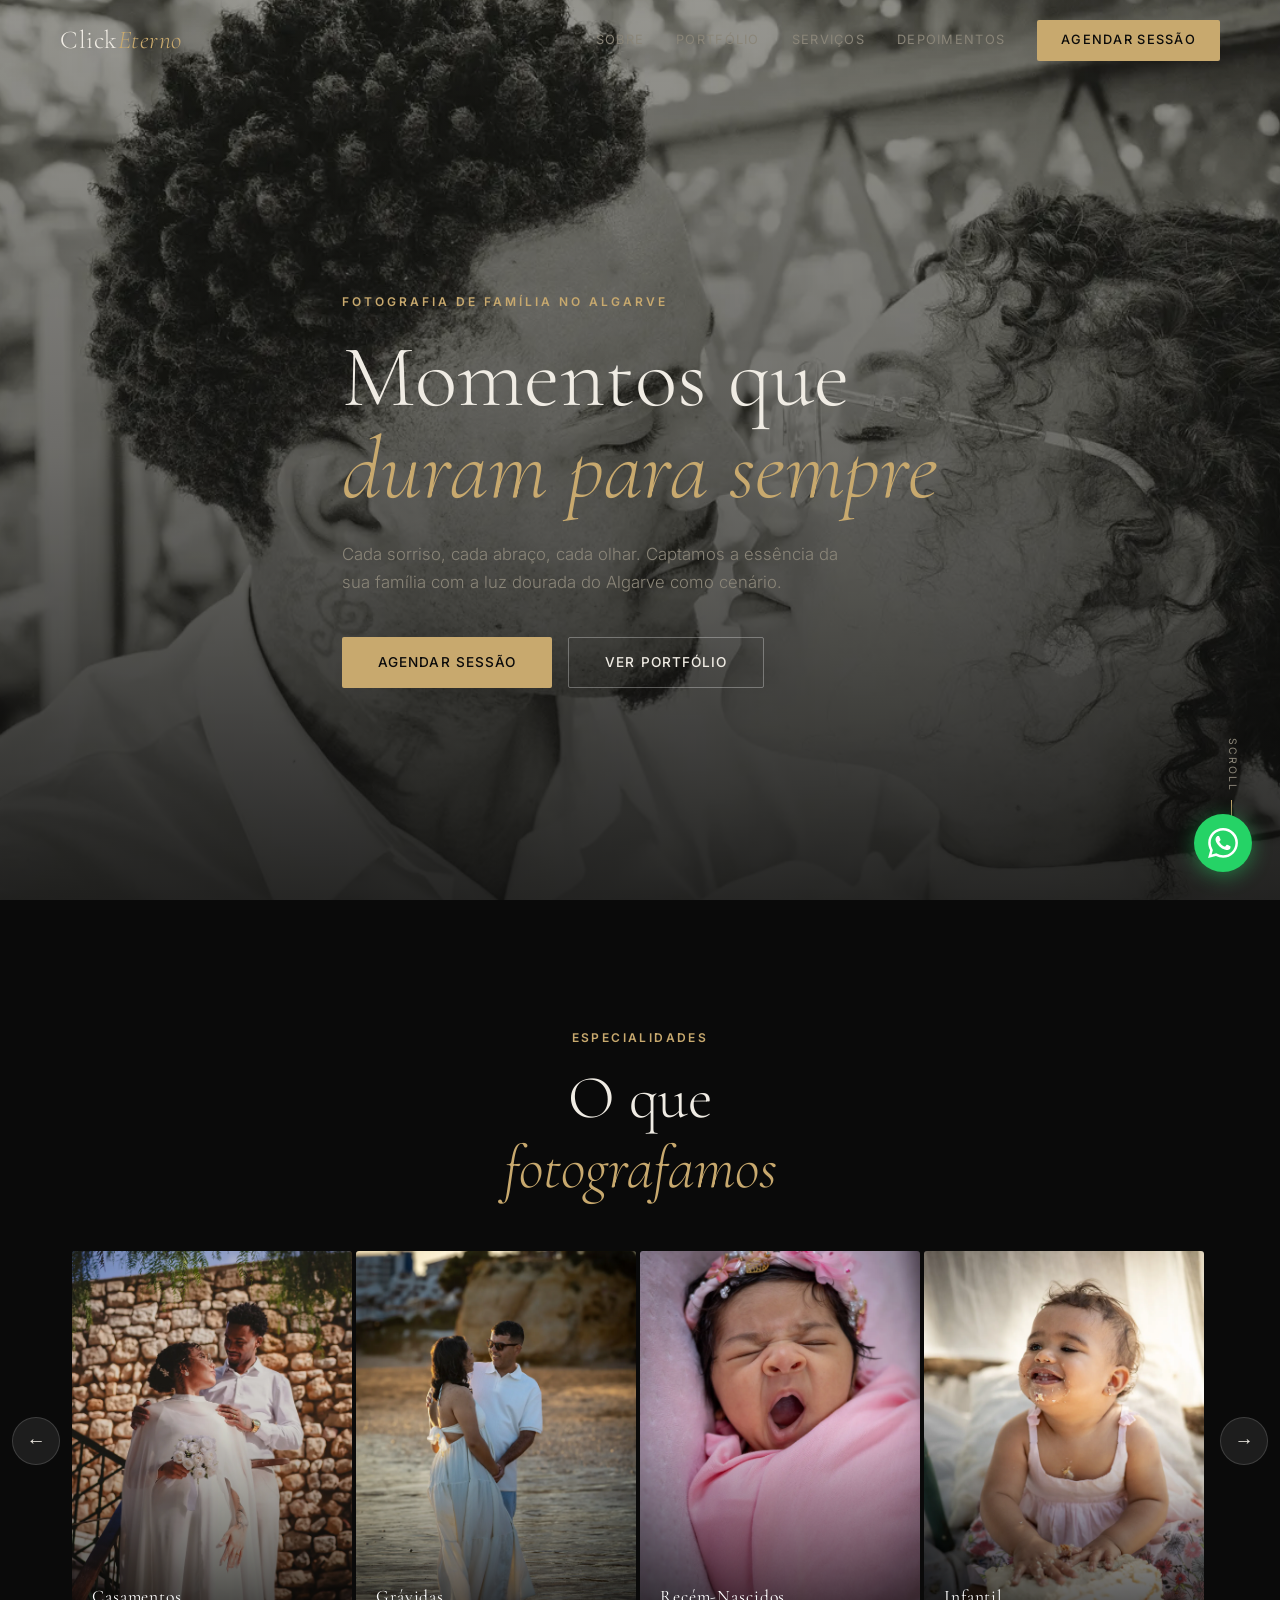
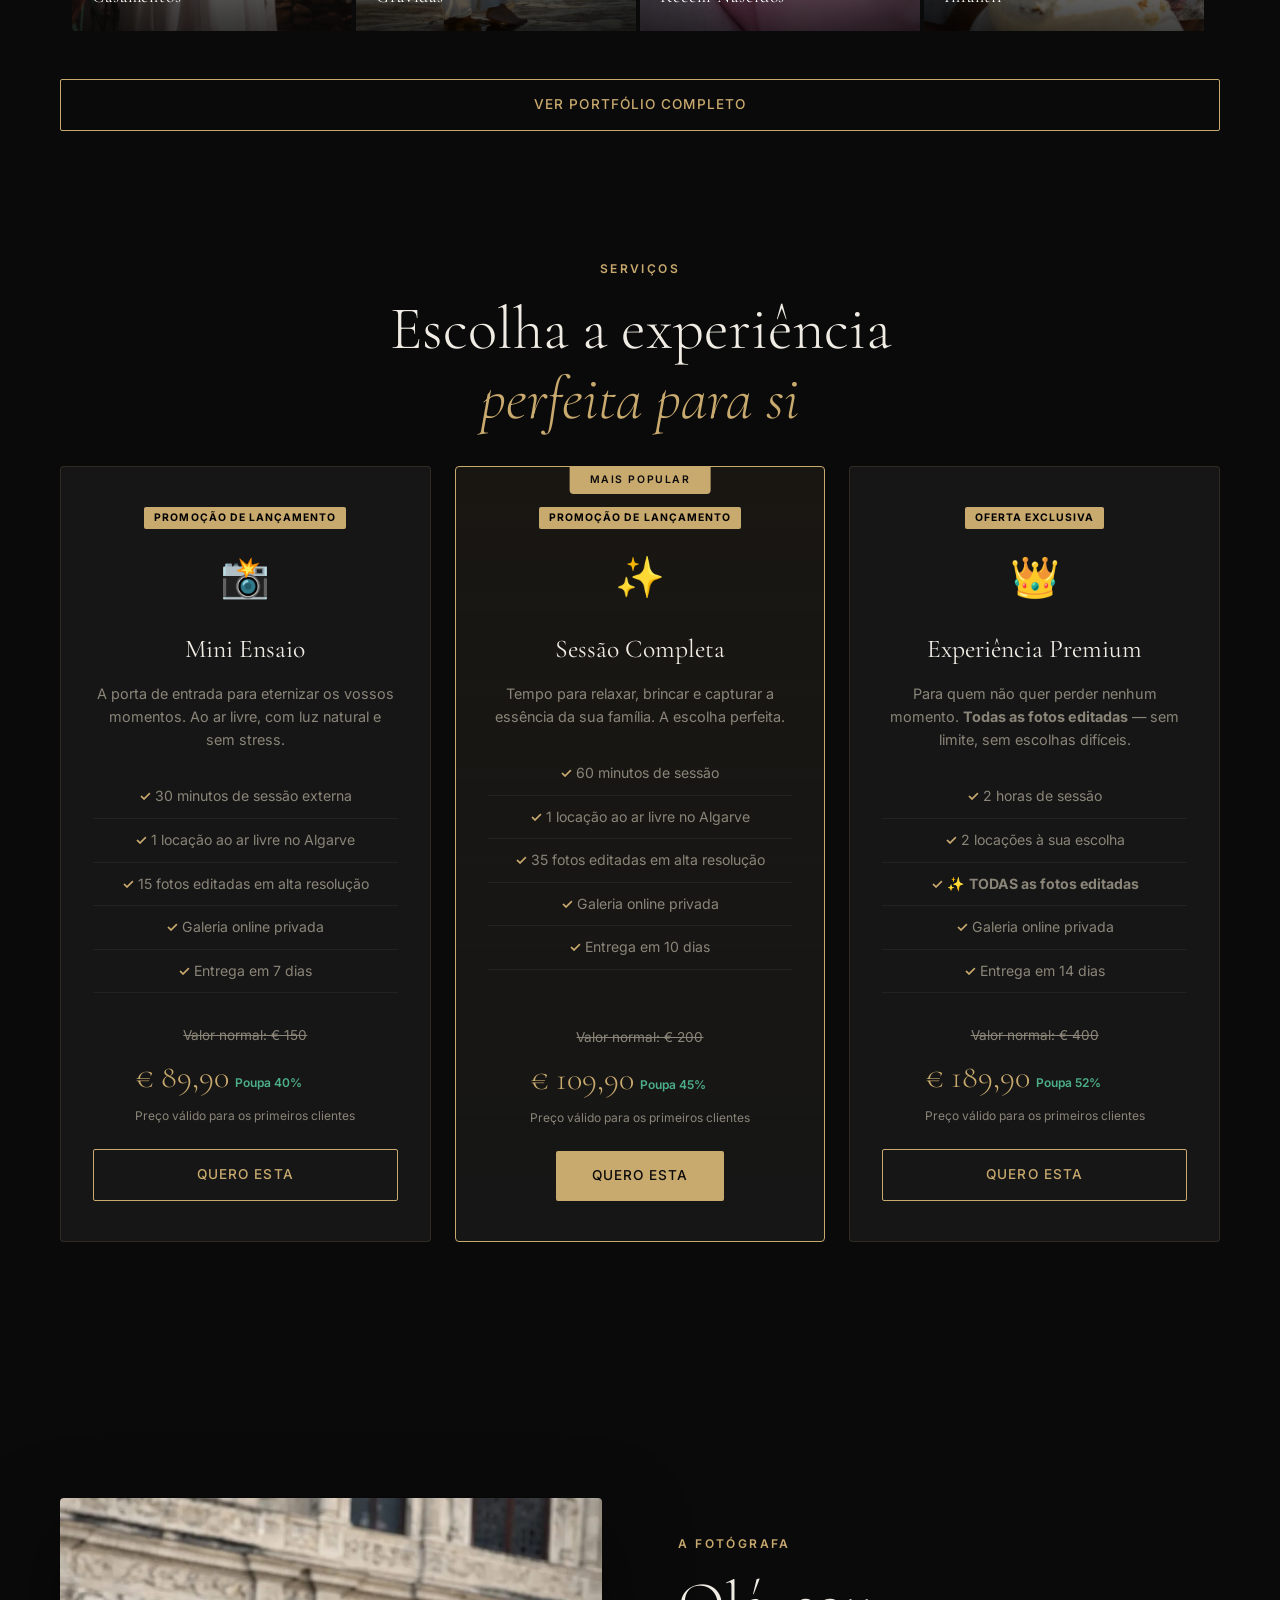
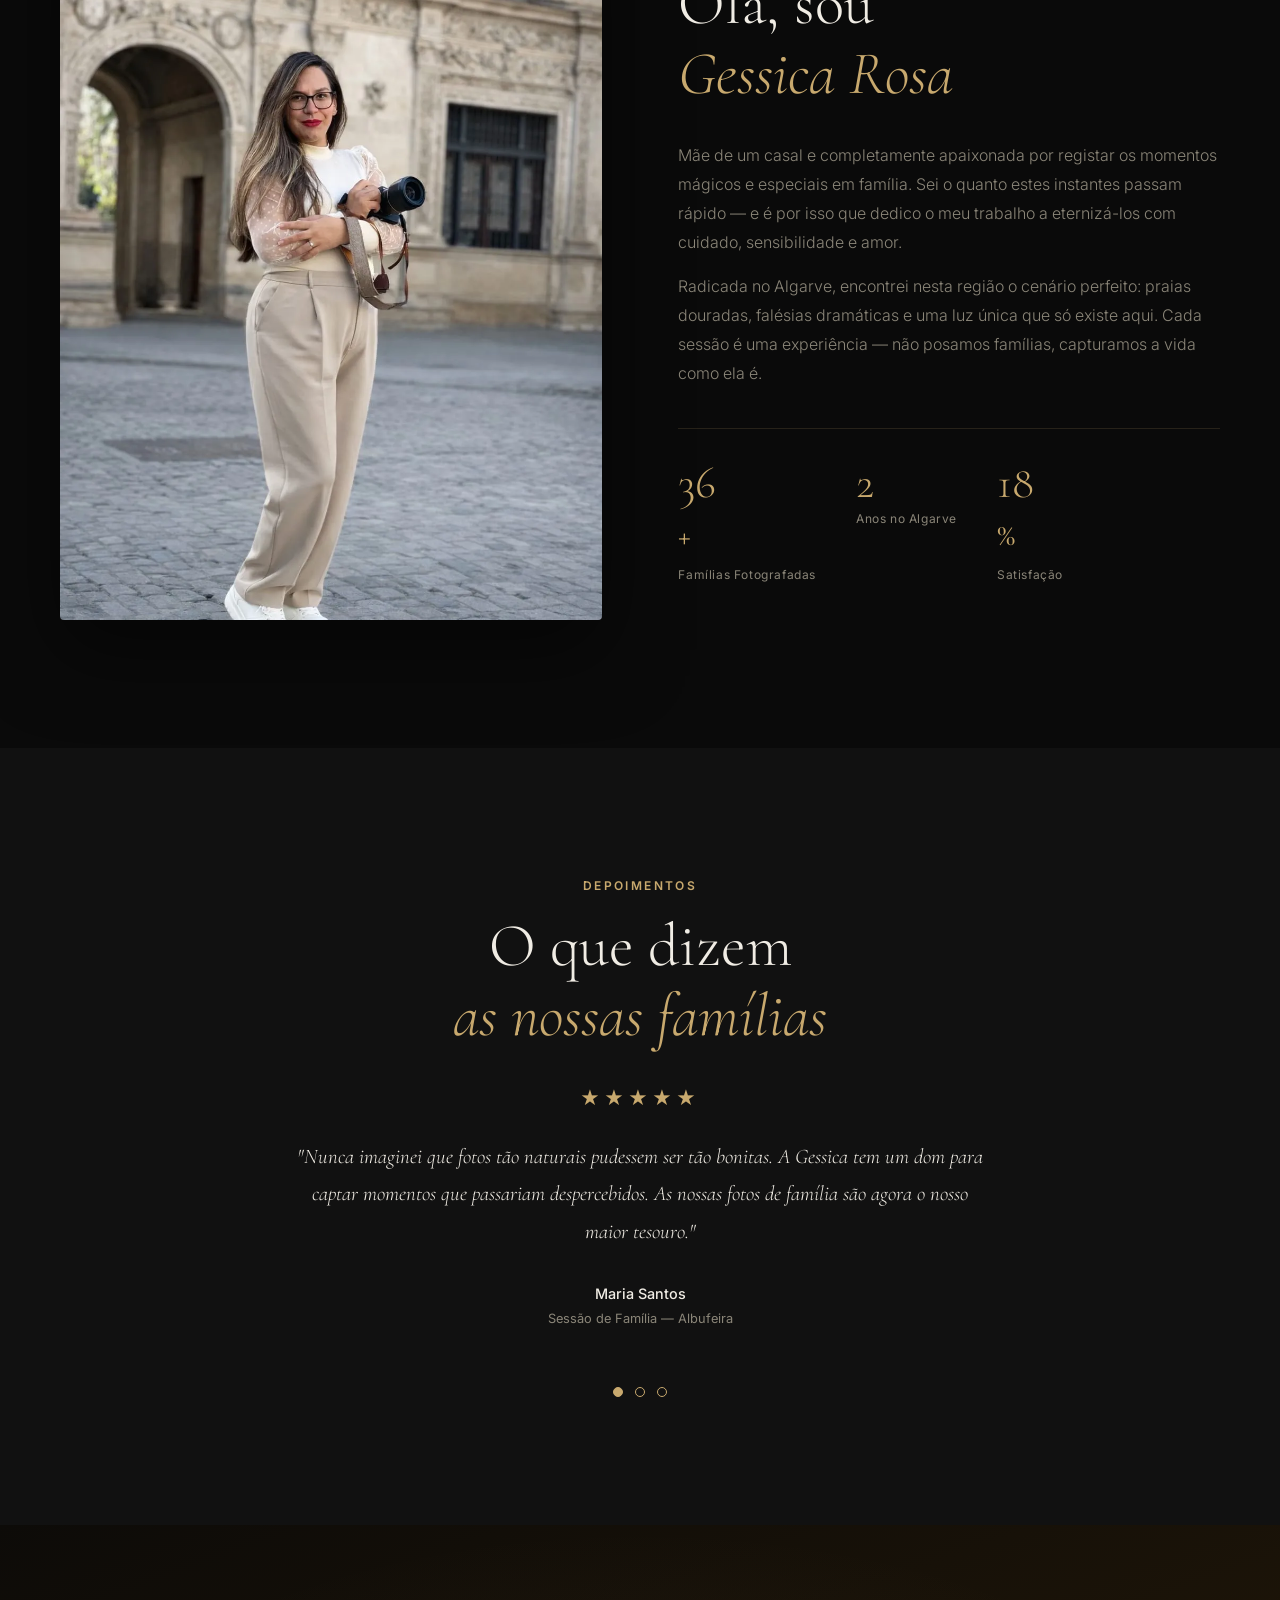
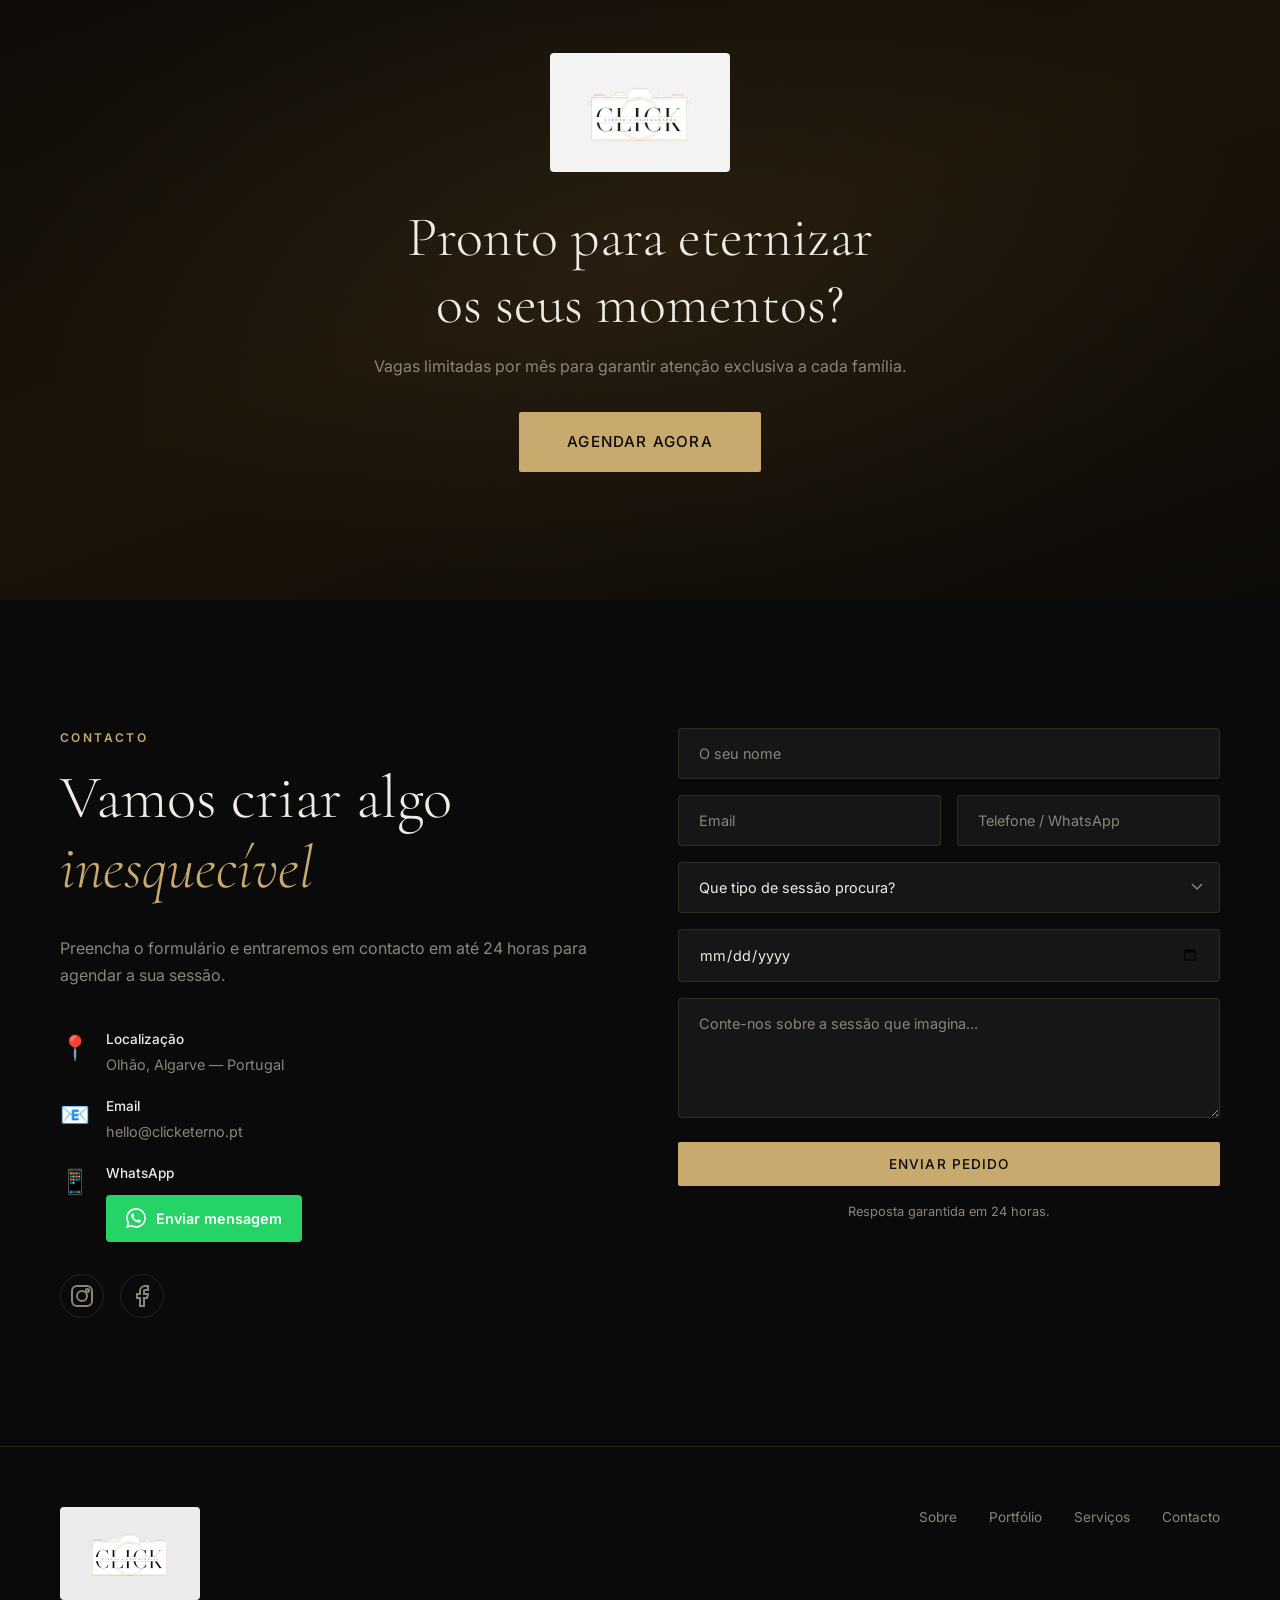
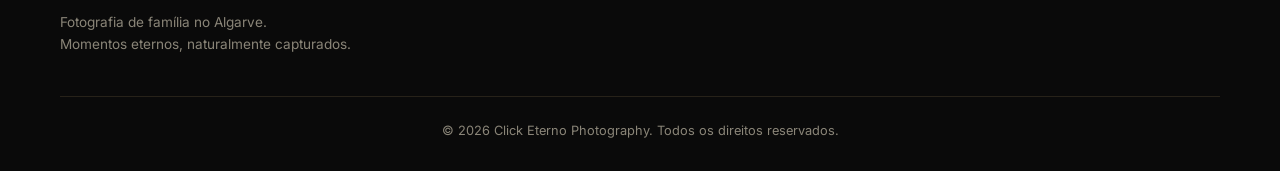
<file: index.html>
<!DOCTYPE html>
<html lang="pt-BR">
<head>
    <meta charset="UTF-8">
    <meta name="viewport" content="width=device-width, initial-scale=1.0">
    <title>Click Eterno Photography — Fotografia de Família no Algarve</title>
    <meta name="description" content="Fotografia profissional de família, gestantes e recém-nascidos no Algarve. Sessões ao ar livre com a luz dourada do sul de Portugal. Momentos eternos.">
    <meta name="keywords" content="fotografia família algarve, fotografo recém-nascido olhão, ensaio gestante algarve, fotografia profissional portugal">
    <link rel="preconnect" href="https://fonts.googleapis.com">
    <link rel="preconnect" href="https://fonts.gstatic.com" crossorigin>
    <link href="https://fonts.googleapis.com/css2?family=Cormorant+Garamond:ital,wght@0,300;0,400;0,500;0,600;1,300;1,400&family=Inter:wght@300;400;500;600&display=swap" rel="stylesheet">
    <link rel="stylesheet" href="style.css">
</head>
<body>

    <!-- Navigation -->
    <nav id="navbar">
        <div class="nav-container">
            <a href="index.html" class="nav-logo">
                <span class="logo-click">Click</span><span class="logo-eterno">Eterno</span>
            </a>
            <div class="nav-links" id="navLinks">
                <a href="#about" class="nav-link">Sobre</a>
                <a href="portfolio.html" class="nav-link">Portfólio</a>
                <a href="#services" class="nav-link">Serviços</a>
                <a href="#testimonials" class="nav-link">Depoimentos</a>
                <a href="#contact" class="nav-link nav-cta">Agendar Sessão</a>
            </div>
            <button class="nav-toggle" id="navToggle" aria-label="Menu">
                <span></span><span></span><span></span>
            </button>
        </div>
    </nav>

    <!-- Hero Section -->
    <section id="hero" class="hero">
        <div class="hero-bg">
            <img src="portfolio/casamento/casamento-1.webp" alt="Fotografia de casamento profissional no Algarve — Click Eterno Photography" class="hero-img">
            <div class="hero-overlay"></div>
        </div>
        <div class="hero-content">
            <p class="hero-tag">Fotografia de Família no Algarve</p>
            <h1 class="hero-title">Momentos que<br><em>duram para sempre</em></h1>
            <p class="hero-subtitle">Cada sorriso, cada abraço, cada olhar. Captamos a essência da sua família com a luz dourada do Algarve como cenário.</p>
            <div class="hero-actions">
                <a href="#contact" class="btn btn-primary">Agendar Sessão</a>
                <a href="portfolio.html" class="btn btn-ghost">Ver Portfólio</a>
            </div>
        </div>
        <div class="hero-scroll">
            <span>Scroll</span>
            <div class="scroll-line"></div>
        </div>
    </section>

    <!-- Categories Carousel -->
    <section class="section categories-section">
        <div class="container">
            <p class="section-tag center">Especialidades</p>
            <h2 class="section-title center">O que<br><em>fotografamos</em></h2>
        </div>
        <div class="carousel-wrapper">
            <button class="carousel-arrow carousel-prev" id="carouselPrev" aria-label="Anterior">&#8592;</button>
            <div class="carousel-track" id="carouselTrack">
                <a class="carousel-item" href="portfolio.html?cat=casamento">
                    <img src="portfolio/casamento/casamento-3.webp" alt="Fotografia de casamento no Algarve" loading="lazy">
                    <div class="carousel-label">Casamentos</div>
                </a>
                <a class="carousel-item" href="portfolio.html?cat=gravidas">
                    <img src="portfolio/gravidas/gravidas-1.webp" alt="Ensaio fotográfico de gestante no Algarve" loading="lazy">
                    <div class="carousel-label">Grávidas</div>
                </a>
                <a class="carousel-item" href="portfolio.html?cat=newborn">
                    <img src="portfolio/newborn/newborn-1.webp" alt="Ensaio fotográfico de recém-nascido em Olhão" loading="lazy">
                    <div class="carousel-label">Recém-Nascidos</div>
                </a>
                <a class="carousel-item" href="portfolio.html?cat=infantis">
                    <img src="portfolio/infantis/infantis-1.webp" alt="Sessão fotográfica infantil no Algarve" loading="lazy">
                    <div class="carousel-label">Infantil</div>
                </a>
                <a class="carousel-item" href="portfolio.html?cat=diadamae">
                    <img src="portfolio/diadamae/diadamae-1.webp" alt="Ensaio fotográfico Dia da Mãe no Algarve" loading="lazy">
                    <div class="carousel-label">Dia da Mãe</div>
                </a>
                <a class="carousel-item" href="portfolio.html?cat=natal">
                    <img src="portfolio/natal/natal-2.webp" alt="Ensaio fotográfico de Natal em família no Algarve" loading="lazy">
                    <div class="carousel-label">Natal</div>
                </a>
                <a class="carousel-item" href="portfolio.html?cat=portrait">
                    <img src="portfolio/portrait/portrait-3.webp" alt="Sessão de retratos artísticos em Olhão, Algarve" loading="lazy">
                    <div class="carousel-label">Retratos</div>
                </a>
                <a class="carousel-item" href="portfolio.html?cat=aniversario">
                    <img src="portfolio/aniversario-festa-e-eventos/aniversario-festa-e-eventos-3.webp" alt="Fotografia de festas e aniversários no Algarve" loading="lazy">
                    <div class="carousel-label">Eventos</div>
                </a>
            </div>
            <button class="carousel-arrow carousel-next" id="carouselNext" aria-label="Próximo">&#8594;</button>
        </div>
        <div class="container" style="text-align:center; margin-top:48px;">
            <a href="portfolio.html" class="btn btn-outline">Ver Portfólio Completo</a>
        </div>
    </section>

    <!-- Services Section -->
    <section id="services" class="section services">
        <div class="container">
            <p class="section-tag center">Serviços</p>
            <h2 class="section-title center">Escolha a experiência<br><em>perfeita para si</em></h2>

            <div class="services-grid">
                <div class="service-card">
                    <span class="promo-badge">Promoção de Lançamento</span>
                    <div class="service-icon">📸</div>
                    <h3 class="service-name">Mini Ensaio</h3>
                    <p class="service-desc">A porta de entrada para eternizar os vossos momentos. Ao ar livre, com luz natural e sem stress.</p>
                    <ul class="service-features">
                        <li>30 minutos de sessão externa</li>
                        <li>1 locação ao ar livre no Algarve</li>
                        <li>15 fotos editadas em alta resolução</li>
                        <li>Galeria online privada</li>
                        <li>Entrega em 7 dias</li>
                    </ul>
                    <div class="service-price">
                        <p class="price-original">Valor normal: € 150</p>
                        <div class="price-promo">
                            <span class="price-value">€ 89,90</span>
                            <span class="price-save">Poupa 40%</span>
                        </div>
                        <p class="price-note">Preço válido para os primeiros clientes</p>
                    </div>
                    <a href="https://wa.me/351910003203?text=Olá%20Gessica!%20Tenho%20interesse%20no%20Mini%20Ensaio%20por%20€89,90.%20Pode%20informar-me%20sobre%20disponibilidade%3F" target="_blank" class="btn btn-outline">Quero Esta</a>
                </div>

                <div class="service-card featured">
                    <div class="service-badge">Mais Popular</div>
                    <span class="promo-badge">Promoção de Lançamento</span>
                    <div class="service-icon">✨</div>
                    <h3 class="service-name">Sessão Completa</h3>
                    <p class="service-desc">Tempo para relaxar, brincar e capturar a essência da sua família. A escolha perfeita.</p>
                    <ul class="service-features">
                        <li>60 minutos de sessão</li>
                        <li>1 locação ao ar livre no Algarve</li>
                        <li>35 fotos editadas em alta resolução</li>
                        <li>Galeria online privada</li>
                        <li>Entrega em 10 dias</li>
                    </ul>
                    <div class="service-price">
                        <p class="price-original">Valor normal: € 200</p>
                        <div class="price-promo">
                            <span class="price-value">€ 109,90</span>
                            <span class="price-save">Poupa 45%</span>
                        </div>
                        <p class="price-note">Preço válido para os primeiros clientes</p>
                    </div>
                    <a href="https://wa.me/351910003203?text=Olá%20Gessica!%20Tenho%20interesse%20na%20Sessão%20Completa%20por%20€109,90.%20Pode%20informar-me%20sobre%20disponibilidade%3F" target="_blank" class="btn btn-primary">Quero Esta</a>
                </div>

                <div class="service-card">
                    <span class="promo-badge">Oferta Exclusiva</span>
                    <div class="service-icon">👑</div>
                    <h3 class="service-name">Experiência Premium</h3>
                    <p class="service-desc">Para quem não quer perder nenhum momento. <strong>Todas as fotos editadas</strong> — sem limite, sem escolhas difíceis.</p>
                    <ul class="service-features">
                        <li>2 horas de sessão</li>
                        <li>2 locações à sua escolha</li>
                        <li>✨ <strong>TODAS as fotos editadas</strong></li>
                        <li>Galeria online privada</li>
                        <li>Entrega em 14 dias</li>
                    </ul>
                    <div class="service-price">
                        <p class="price-original">Valor normal: € 400</p>
                        <div class="price-promo">
                            <span class="price-value">€ 189,90</span>
                            <span class="price-save">Poupa 52%</span>
                        </div>
                        <p class="price-note">Preço válido para os primeiros clientes</p>
                    </div>
                    <a href="https://wa.me/351910003203?text=Olá%20Gessica!%20Tenho%20interesse%20na%20Experiência%20Premium%20por%20€189,90.%20Pode%20informar-me%20sobre%20disponibilidade%3F" target="_blank" class="btn btn-outline">Quero Esta</a>
                </div>
            </div>
        </div>
    </section>

    <!-- About / Gessica Section -->
    <section id="about" class="section about">
        <div class="container">
            <div class="photographer-grid">
                <div class="photographer-img-wrapper">
                    <img src="gessica.webp" alt="Gessica Rosa — Fotógrafa profissional da Click Eterno Photography no Algarve" loading="lazy">
                </div>
                <div class="about-text">
                    <p class="section-tag">A Fotógrafa</p>
                    <h2 class="section-title">Olá, sou<br><em>Gessica Rosa</em></h2>
                    <p class="about-description">Mãe de um casal e completamente apaixonada por registar os momentos mágicos e especiais em família. Sei o quanto estes instantes passam rápido — e é por isso que dedico o meu trabalho a eternizá-los com cuidado, sensibilidade e amor.</p>
                    <p class="about-description">Radicada no Algarve, encontrei nesta região o cenário perfeito: praias douradas, falésias dramáticas e uma luz única que só existe aqui. Cada sessão é uma experiência — não posamos famílias, capturamos a vida como ela é.</p>
                    <div class="about-stats">
                        <div class="stat">
                            <span class="stat-number" data-target="200">0</span><span class="stat-suffix">+</span>
                            <span class="stat-label">Famílias Fotografadas</span>
                        </div>
                        <div class="stat">
                            <span class="stat-number" data-target="6">0</span>
                            <span class="stat-label">Anos no Algarve</span>
                        </div>
                        <div class="stat">
                            <span class="stat-number" data-target="100">0</span><span class="stat-suffix">%</span>
                            <span class="stat-label">Satisfação</span>
                        </div>
                    </div>
                </div>
            </div>
        </div>
    </section>

    <!-- Testimonials -->
    <section id="testimonials" class="section testimonials">
        <div class="container">
            <p class="section-tag center">Depoimentos</p>
            <h2 class="section-title center">O que dizem<br><em>as nossas famílias</em></h2>

            <div class="testimonials-slider" id="testimonialSlider">
                <div class="testimonial-card active">
                    <div class="testimonial-stars">★★★★★</div>
                    <p class="testimonial-text">"Nunca imaginei que fotos tão naturais pudessem ser tão bonitas. A Gessica tem um dom para captar momentos que passariam despercebidos. As nossas fotos de família são agora o nosso maior tesouro."</p>
                    <div class="testimonial-author">
                        <span class="author-name">Maria Santos</span>
                        <span class="author-detail">Sessão de Família — Albufeira</span>
                    </div>
                </div>
                <div class="testimonial-card">
                    <div class="testimonial-stars">★★★★★</div>
                    <p class="testimonial-text">"As fotos do nosso bebé ficaram absolutamente perfeitas. Cada detalhe, cada expressão. Chorei de emoção quando vi a galeria. Profissional incrível e super carinhosa com o nosso pequeno."</p>
                    <div class="testimonial-author">
                        <span class="author-name">Ana & Pedro Correia</span>
                        <span class="author-detail">Sessão Recém-Nascido — Olhão</span>
                    </div>
                </div>
                <div class="testimonial-card">
                    <div class="testimonial-stars">★★★★★</div>
                    <p class="testimonial-text">"O meu ensaio de gestante foi uma das melhores experiências da minha gravidez. Senti-me linda, confiante, e as fotos ficaram de revista. Recomendo de olhos fechados!"</p>
                    <div class="testimonial-author">
                        <span class="author-name">Carla Mendes</span>
                        <span class="author-detail">Sessão Gestante — Faro</span>
                    </div>
                </div>
            </div>
            <div class="testimonial-dots" id="testimonialDots">
                <button class="dot active" data-index="0"></button>
                <button class="dot" data-index="1"></button>
                <button class="dot" data-index="2"></button>
            </div>
        </div>
    </section>

    <!-- CTA Section -->
    <section class="section cta-section cta-logo-section">
        <div class="container cta-content">
            <img src="Logo.PNG" alt="Click Eterno Photography" class="cta-logo-img">
            <h2 class="cta-title">Pronto para eternizar<br>os seus momentos?</h2>
            <p class="cta-text">Vagas limitadas por mês para garantir atenção exclusiva a cada família.</p>
            <a href="#contact" class="btn btn-primary btn-large">Agendar Agora</a>
        </div>
    </section>

    <!-- Contact Section -->
    <section id="contact" class="section contact">
        <div class="container">
            <div class="contact-grid">
                <div class="contact-info">
                    <p class="section-tag">Contacto</p>
                    <h2 class="section-title">Vamos criar algo<br><em>inesquecível</em></h2>
                    <p class="contact-desc">Preencha o formulário e entraremos em contacto em até 24 horas para agendar a sua sessão.</p>

                    <div class="contact-details">
                        <div class="contact-item">
                            <span class="contact-icon">📍</span>
                            <div>
                                <strong>Localização</strong>
                                <p>Olhão, Algarve — Portugal</p>
                            </div>
                        </div>
                        <div class="contact-item">
                            <span class="contact-icon">📧</span>
                            <div>
                                <strong>Email</strong>
                                <p>hello@clicketerno.pt</p>
                            </div>
                        </div>
                        <div class="contact-item">
                            <span class="contact-icon">📱</span>
                            <div>
                                <strong>WhatsApp</strong>
                                <a href="https://wa.me/351910003203?text=Olá%20Gessica!%20Vi%20o%20vosso%20site%20e%20gostaria%20de%20saber%20mais%20sobre%20uma%20sessão%20fotográfica%20no%20Algarve.%20Podem%20informar-me%20sobre%20disponibilidade%20e%20preços%3F" target="_blank" class="whatsapp-btn">
                                    <svg viewBox="0 0 24 24" xmlns="http://www.w3.org/2000/svg"><path d="M17.472 14.382c-.297-.149-1.758-.867-2.03-.967-.273-.099-.471-.148-.67.15-.197.297-.767.966-.94 1.164-.173.199-.347.223-.644.075-.297-.15-1.255-.463-2.39-1.475-.883-.788-1.48-1.761-1.653-2.059-.173-.297-.018-.458.13-.606.134-.133.298-.347.446-.52.149-.174.198-.298.298-.497.099-.198.05-.371-.025-.52-.075-.149-.669-1.612-.916-2.207-.242-.579-.487-.5-.669-.51-.173-.008-.371-.01-.57-.01-.198 0-.52.074-.792.372-.272.297-1.04 1.016-1.04 2.479 0 1.462 1.065 2.875 1.213 3.074.149.198 2.096 3.2 5.077 4.487.709.306 1.262.489 1.694.625.712.227 1.36.195 1.871.118.571-.085 1.758-.719 2.006-1.413.248-.694.248-1.289.173-1.413-.074-.124-.272-.198-.57-.347m-5.421 7.403h-.004a9.87 9.87 0 01-5.031-1.378l-.361-.214-3.741.982.998-3.648-.235-.374a9.86 9.86 0 01-1.51-5.26c.001-5.45 4.436-9.884 9.888-9.884 2.64 0 5.122 1.03 6.988 2.898a9.825 9.825 0 012.893 6.994c-.003 5.45-4.437 9.884-9.885 9.884m8.413-18.297A11.815 11.815 0 0012.05 0C5.495 0 .16 5.335.157 11.892c0 2.096.547 4.142 1.588 5.945L.057 24l6.305-1.654a11.882 11.882 0 005.683 1.448h.005c6.554 0 11.89-5.335 11.893-11.893a11.821 11.821 0 00-3.48-8.413z"/></svg>
                                    Enviar mensagem
                                </a>
                            </div>
                        </div>
                    </div>

                    <div class="contact-social">
                        <a href="https://instagram.com/clicketernophotography" target="_blank" class="social-link" aria-label="Instagram Click Eterno Photography">
                            <svg width="24" height="24" viewBox="0 0 24 24" fill="none" stroke="currentColor" stroke-width="2"><rect x="2" y="2" width="20" height="20" rx="5"/><circle cx="12" cy="12" r="5"/><circle cx="17.5" cy="6.5" r="1.5"/></svg>
                        </a>
                        <a href="#" class="social-link" aria-label="Facebook Click Eterno Photography">
                            <svg width="24" height="24" viewBox="0 0 24 24" fill="none" stroke="currentColor" stroke-width="2"><path d="M18 2h-3a5 5 0 0 0-5 5v3H7v4h3v8h4v-8h3l1-4h-4V7a1 1 0 0 1 1-1h3z"/></svg>
                        </a>
                    </div>
                </div>

                <form class="contact-form" id="contactForm" action="https://formspree.io/f/xreyrvbp" method="POST">
                    <div class="form-group">
                        <input type="text" id="name" name="name" placeholder="O seu nome" required>
                    </div>
                    <div class="form-row">
                        <div class="form-group">
                            <input type="email" id="email" name="email" placeholder="Email" required>
                        </div>
                        <div class="form-group">
                            <input type="tel" id="phone" name="phone" placeholder="Telefone / WhatsApp">
                        </div>
                    </div>
                    <div class="form-group">
                        <select id="service" name="service" required>
                            <option value="" disabled selected>Que tipo de sessão procura?</option>
                            <option value="mini">Sessão Mini — €150</option>
                            <option value="classica">Sessão Clássica — €300</option>
                            <option value="premium">Sessão Premium — €500</option>
                            <option value="outro">Outro / Não tenho a certeza</option>
                        </select>
                    </div>
                    <div class="form-group">
                        <input type="date" id="date" name="date" placeholder="Data pretendida">
                    </div>
                    <div class="form-group">
                        <textarea id="message" name="message" rows="4" placeholder="Conte-nos sobre a sessão que imagina..."></textarea>
                    </div>
                    <button type="submit" class="btn btn-primary btn-full" id="submitBtn">
                        Enviar Pedido
                    </button>
                    <p class="form-note">Resposta garantida em 24 horas.</p>
                </form>
            </div>
        </div>
    </section>

    <!-- Footer -->
    <footer class="footer">
        <div class="container">
            <div class="footer-content">
                <div class="footer-brand">
                    <img src="Logo.PNG" alt="Click Eterno Photography — Fotografia de Família no Algarve" class="footer-logo">
                    <p>Fotografia de família no Algarve.<br>Momentos eternos, naturalmente capturados.</p>
                </div>
                <div class="footer-links">
                    <a href="#about">Sobre</a>
                    <a href="portfolio.html">Portfólio</a>
                    <a href="#services">Serviços</a>
                    <a href="#contact">Contacto</a>
                </div>
            </div>
            <div class="footer-bottom">
                <p>&copy; 2026 Click Eterno Photography. Todos os direitos reservados.</p>
            </div>
        </div>
    </footer>

    <!-- WhatsApp Floating Button -->
    <a href="https://wa.me/351910003203?text=Olá%20Gessica!%20Vi%20o%20vosso%20site%20e%20gostaria%20de%20saber%20mais%20sobre%20uma%20sessão%20fotográfica%20no%20Algarve.%20Podem%20informar-me%20sobre%20disponibilidade%20e%20preços%3F" class="whatsapp-fab" target="_blank" aria-label="Falar no WhatsApp">
        <svg viewBox="0 0 24 24" xmlns="http://www.w3.org/2000/svg"><path d="M17.472 14.382c-.297-.149-1.758-.867-2.03-.967-.273-.099-.471-.148-.67.15-.197.297-.767.966-.94 1.164-.173.199-.347.223-.644.075-.297-.15-1.255-.463-2.39-1.475-.883-.788-1.48-1.761-1.653-2.059-.173-.297-.018-.458.13-.606.134-.133.298-.347.446-.52.149-.174.198-.298.298-.497.099-.198.05-.371-.025-.52-.075-.149-.669-1.612-.916-2.207-.242-.579-.487-.5-.669-.51-.173-.008-.371-.01-.57-.01-.198 0-.52.074-.792.372-.272.297-1.04 1.016-1.04 2.479 0 1.462 1.065 2.875 1.213 3.074.149.198 2.096 3.2 5.077 4.487.709.306 1.262.489 1.694.625.712.227 1.36.195 1.871.118.571-.085 1.758-.719 2.006-1.413.248-.694.248-1.289.173-1.413-.074-.124-.272-.198-.57-.347m-5.421 7.403h-.004a9.87 9.87 0 01-5.031-1.378l-.361-.214-3.741.982.998-3.648-.235-.374a9.86 9.86 0 01-1.51-5.26c.001-5.45 4.436-9.884 9.888-9.884 2.64 0 5.122 1.03 6.988 2.898a9.825 9.825 0 012.893 6.994c-.003 5.45-4.437 9.884-9.885 9.884m8.413-18.297A11.815 11.815 0 0012.05 0C5.495 0 .16 5.335.157 11.892c0 2.096.547 4.142 1.588 5.945L.057 24l6.305-1.654a11.882 11.882 0 005.683 1.448h.005c6.554 0 11.89-5.335 11.893-11.893a11.821 11.821 0 00-3.48-8.413z"/></svg>
    </a>

    <script src="script.js"></script>
</body>
</html>
</file>
<file: style.css>
/* ======================================
   Click Eterno Photography — Premium CSS
   ====================================== */

/* ---- Reset & Base ---- */
*, *::before, *::after {
    margin: 0;
    padding: 0;
    box-sizing: border-box;
}

:root {
    /* Colors */
    --color-bg: #0a0a0a;
    --color-bg-alt: #111111;
    --color-bg-card: #161616;
    --color-text: #f0ece4;
    --color-text-muted: #8a8578;
    --color-accent: #c8a96e;
    --color-accent-light: #dcc292;
    --color-accent-dark: #a88b4e;
    --color-border: rgba(200, 169, 110, 0.15);
    --color-overlay: rgba(10, 10, 10, 0.6);

    /* Typography */
    --font-serif: 'Cormorant Garamond', 'Georgia', serif;
    --font-sans: 'Inter', -apple-system, sans-serif;

    /* Spacing */
    --section-pad: clamp(80px, 10vw, 140px);
    --container-width: 1240px;

    /* Transitions */
    --ease: cubic-bezier(0.25, 0.1, 0.25, 1);
    --ease-out: cubic-bezier(0, 0, 0.2, 1);
}

html {
    scroll-behavior: smooth;
    font-size: 16px;
}

body {
    font-family: var(--font-sans);
    background: var(--color-bg);
    color: var(--color-text);
    line-height: 1.6;
    overflow-x: hidden;
    -webkit-font-smoothing: antialiased;
}

img {
    max-width: 100%;
    display: block;
}

a {
    color: inherit;
    text-decoration: none;
}

.container {
    max-width: var(--container-width);
    margin: 0 auto;
    padding: 0 clamp(20px, 4vw, 40px);
}

.section {
    padding: var(--section-pad) 0;
}

/* ---- Typography ---- */
.section-tag {
    font-family: var(--font-sans);
    font-size: 0.75rem;
    font-weight: 600;
    letter-spacing: 0.2em;
    text-transform: uppercase;
    color: var(--color-accent);
    margin-bottom: 16px;
}

.section-tag.center {
    text-align: center;
}

.section-title {
    font-family: var(--font-serif);
    font-size: clamp(2.2rem, 5vw, 3.8rem);
    font-weight: 300;
    line-height: 1.15;
    color: var(--color-text);
    margin-bottom: 32px;
}

.section-title.center {
    text-align: center;
}

.section-title em {
    font-style: italic;
    color: var(--color-accent);
}

/* ---- Buttons ---- */
.btn {
    display: inline-flex;
    align-items: center;
    justify-content: center;
    padding: 14px 36px;
    font-family: var(--font-sans);
    font-size: 0.85rem;
    font-weight: 500;
    letter-spacing: 0.08em;
    text-transform: uppercase;
    border: none;
    cursor: pointer;
    transition: all 0.4s var(--ease);
    border-radius: 2px;
}

.btn-primary {
    background: var(--color-accent);
    color: var(--color-bg);
}

.btn-primary:hover {
    background: var(--color-accent-light);
    transform: translateY(-2px);
    box-shadow: 0 8px 30px rgba(200, 169, 110, 0.25);
}

.btn-ghost {
    background: transparent;
    color: var(--color-text);
    border: 1px solid rgba(255,255,255,0.3);
}

.btn-ghost:hover {
    border-color: var(--color-accent);
    color: var(--color-accent);
}

.btn-outline {
    background: transparent;
    color: var(--color-accent);
    border: 1px solid var(--color-accent);
    width: 100%;
}

.btn-outline:hover {
    background: var(--color-accent);
    color: var(--color-bg);
}

.btn-large {
    padding: 18px 48px;
    font-size: 0.95rem;
}

.btn-full {
    width: 100%;
}

/* ======== NAVIGATION ======== */
#navbar {
    position: fixed;
    top: 0;
    left: 0;
    width: 100%;
    z-index: 1000;
    padding: 20px 0;
    transition: all 0.4s var(--ease);
}

#navbar.scrolled {
    background: rgba(10, 10, 10, 0.92);
    backdrop-filter: blur(20px);
    -webkit-backdrop-filter: blur(20px);
    padding: 12px 0;
    border-bottom: 1px solid var(--color-border);
}

.nav-container {
    max-width: var(--container-width);
    margin: 0 auto;
    padding: 0 clamp(20px, 4vw, 40px);
    display: flex;
    align-items: center;
    justify-content: space-between;
}

.nav-logo {
    font-family: var(--font-serif);
    font-size: 1.6rem;
    font-weight: 300;
    letter-spacing: 0.02em;
}

.logo-click {
    color: var(--color-text);
}

.logo-eterno {
    color: var(--color-accent);
    font-style: italic;
}

.nav-links {
    display: flex;
    align-items: center;
    gap: 32px;
}

.nav-link {
    font-size: 0.8rem;
    font-weight: 400;
    letter-spacing: 0.1em;
    text-transform: uppercase;
    color: var(--color-text-muted);
    transition: color 0.3s var(--ease);
    position: relative;
}

.nav-link::after {
    content: '';
    position: absolute;
    bottom: -4px;
    left: 0;
    width: 0;
    height: 1px;
    background: var(--color-accent);
    transition: width 0.3s var(--ease);
}

.nav-link:hover {
    color: var(--color-text);
}

.nav-link:hover::after {
    width: 100%;
}

.nav-link.nav-cta {
    background: var(--color-accent);
    color: var(--color-bg);
    padding: 10px 24px;
    border-radius: 2px;
    font-weight: 500;
}

.nav-link.nav-cta::after {
    display: none;
}

.nav-link.nav-cta:hover {
    background: var(--color-accent-light);
}

.nav-toggle {
    display: none;
    flex-direction: column;
    gap: 5px;
    background: none;
    border: none;
    cursor: pointer;
    padding: 4px;
}

.nav-toggle span {
    display: block;
    width: 24px;
    height: 2px;
    background: var(--color-text);
    transition: all 0.3s var(--ease);
}

/* ======== HERO ======== */
.hero {
    position: relative;
    height: 100vh;
    min-height: 700px;
    display: flex;
    align-items: center;
    overflow: hidden;
}

.hero-bg {
    position: absolute;
    inset: 0;
    z-index: 0;
}

.hero-img {
    width: 100%;
    height: 100%;
    object-fit: cover;
    transform: scale(1.05);
    animation: heroZoom 20s var(--ease) infinite alternate;
}

@keyframes heroZoom {
    from { transform: scale(1.05); }
    to { transform: scale(1.12); }
}

.hero-overlay {
    position: absolute;
    inset: 0;
    background: linear-gradient(
        to bottom,
        rgba(10, 10, 10, 0.3) 0%,
        rgba(10, 10, 10, 0.5) 50%,
        rgba(10, 10, 10, 0.85) 100%
    );
}

.hero-content {
    position: relative;
    z-index: 1;
    max-width: var(--container-width);
    margin: 0 auto;
    padding: 0 clamp(20px, 4vw, 40px);
    padding-top: 80px;
}

.hero-tag {
    font-family: var(--font-sans);
    font-size: 0.75rem;
    font-weight: 600;
    letter-spacing: 0.25em;
    text-transform: uppercase;
    color: var(--color-accent);
    margin-bottom: 20px;
    opacity: 0;
    transform: translateY(20px);
    animation: fadeUp 0.8s var(--ease-out) 0.3s forwards;
}

.hero-title {
    font-family: var(--font-serif);
    font-size: clamp(3rem, 7vw, 5.5rem);
    font-weight: 300;
    line-height: 1.05;
    margin-bottom: 24px;
    opacity: 0;
    transform: translateY(30px);
    animation: fadeUp 0.8s var(--ease-out) 0.5s forwards;
}

.hero-title em {
    font-style: italic;
    color: var(--color-accent);
}

.hero-subtitle {
    font-size: 1.05rem;
    font-weight: 300;
    color: var(--color-text-muted);
    max-width: 520px;
    line-height: 1.7;
    margin-bottom: 40px;
    opacity: 0;
    transform: translateY(30px);
    animation: fadeUp 0.8s var(--ease-out) 0.7s forwards;
}

.hero-actions {
    display: flex;
    gap: 16px;
    flex-wrap: wrap;
    opacity: 0;
    transform: translateY(20px);
    animation: fadeUp 0.8s var(--ease-out) 0.9s forwards;
}

.hero-scroll {
    position: absolute;
    bottom: 40px;
    right: clamp(20px, 4vw, 40px);
    display: flex;
    flex-direction: column;
    align-items: center;
    gap: 8px;
    z-index: 1;
    opacity: 0;
    animation: fadeUp 0.8s var(--ease-out) 1.2s forwards;
}

.hero-scroll span {
    font-size: 0.65rem;
    letter-spacing: 0.2em;
    text-transform: uppercase;
    color: var(--color-text-muted);
    writing-mode: vertical-lr;
}

.scroll-line {
    width: 1px;
    height: 60px;
    background: linear-gradient(to bottom, var(--color-accent), transparent);
    animation: scrollPulse 2s var(--ease) infinite;
}

@keyframes scrollPulse {
    0%, 100% { opacity: 0.3; transform: scaleY(0.7); }
    50% { opacity: 1; transform: scaleY(1); }
}

@keyframes fadeUp {
    to { opacity: 1; transform: translateY(0); }
}

/* ======== ABOUT ======== */
.about-grid {
    display: grid;
    grid-template-columns: 1fr 1fr;
    gap: clamp(40px, 6vw, 80px);
    align-items: center;
}

.photographer-grid {
    display: grid;
    grid-template-columns: 1fr 1fr;
    gap: clamp(40px, 6vw, 80px);
    align-items: center;
}

.photographer-img-wrapper {
    position: relative;
    border-radius: 4px;
    overflow: hidden;
    box-shadow: 0 30px 80px rgba(0,0,0,0.5);
    aspect-ratio: 3/4;
}

.photographer-img-wrapper img {
    width: 100%;
    height: 100%;
    object-fit: cover;
    object-position: top;
    transition: transform 0.6s var(--ease);
}

.photographer-img-wrapper:hover img {
    transform: scale(1.03);
}

.about-images {
    position: relative;
    height: 600px;
}

.about-img-wrapper {
    position: absolute;
    overflow: hidden;
    border-radius: 4px;
    box-shadow: 0 20px 60px rgba(0,0,0,0.4);
}

.about-img-wrapper img {
    width: 100%;
    height: 100%;
    object-fit: cover;
    transition: transform 0.6s var(--ease);
}

.about-img-wrapper:hover img {
    transform: scale(1.05);
}

.about-img-wrapper.img-1 {
    top: 0;
    left: 0;
    width: 65%;
    height: 70%;
    z-index: 2;
}

.about-img-wrapper.img-2 {
    bottom: 0;
    right: 0;
    width: 55%;
    height: 60%;
    z-index: 1;
    border: 3px solid var(--color-accent);
}

.about-description {
    font-size: 1rem;
    font-weight: 300;
    color: var(--color-text-muted);
    line-height: 1.8;
    margin-bottom: 16px;
}

.about-stats {
    display: flex;
    gap: 40px;
    margin-top: 40px;
    padding-top: 32px;
    border-top: 1px solid var(--color-border);
}

.stat {
    display: flex;
    flex-direction: column;
    gap: 4px;
}

.stat-number {
    font-family: var(--font-serif);
    font-size: 2.8rem;
    font-weight: 300;
    color: var(--color-accent);
    line-height: 1;
}

.stat-suffix {
    font-family: var(--font-serif);
    font-size: 2rem;
    color: var(--color-accent);
}

.stat-label {
    font-size: 0.75rem;
    font-weight: 400;
    letter-spacing: 0.05em;
    color: var(--color-text-muted);
}

/* ======== PORTFOLIO ======== */
.portfolio {
    background: var(--color-bg-alt);
}

.portfolio-filters {
    display: flex;
    justify-content: center;
    gap: 8px;
    margin-bottom: 48px;
    flex-wrap: wrap;
}

.filter-btn {
    padding: 10px 24px;
    font-family: var(--font-sans);
    font-size: 0.8rem;
    font-weight: 400;
    letter-spacing: 0.08em;
    text-transform: uppercase;
    background: transparent;
    border: 1px solid var(--color-border);
    color: var(--color-text-muted);
    cursor: pointer;
    transition: all 0.3s var(--ease);
    border-radius: 2px;
}

.filter-btn:hover,
.filter-btn.active {
    background: var(--color-accent);
    border-color: var(--color-accent);
    color: var(--color-bg);
}

.portfolio-grid {
    columns: 3;
    column-gap: 8px;
    display: block;
}

.portfolio-item {
    position: relative;
    overflow: hidden;
    border-radius: 4px;
    cursor: pointer;
    break-inside: avoid;
    margin-bottom: 8px;
    display: block;
}

.portfolio-item img {
    width: 100%;
    height: auto;
    display: block;
    transition: transform 0.6s var(--ease);
}

.portfolio-item:hover img {
    transform: scale(1.08);
}

.portfolio-overlay {
    position: absolute;
    inset: 0;
    background: linear-gradient(to top, rgba(10,10,10,0.9) 0%, transparent 60%);
    display: flex;
    flex-direction: column;
    justify-content: flex-end;
    padding: 24px;
    opacity: 0;
    transition: opacity 0.4s var(--ease);
}

.portfolio-item:hover .portfolio-overlay {
    opacity: 1;
}

.portfolio-cat {
    font-size: 0.7rem;
    font-weight: 600;
    letter-spacing: 0.15em;
    text-transform: uppercase;
    color: var(--color-accent);
    margin-bottom: 8px;
}

.portfolio-overlay h3 {
    font-family: var(--font-serif);
    font-size: 1.3rem;
    font-weight: 400;
    color: var(--color-text);
}

/* ======== SERVICES ======== */
.services-grid {
    display: grid;
    grid-template-columns: repeat(3, 1fr);
    gap: 24px;
}

.service-card {
    background: var(--color-bg-card);
    border: 1px solid var(--color-border);
    border-radius: 4px;
    padding: 40px 32px;
    display: flex;
    flex-direction: column;
    align-items: center;
    text-align: center;
    position: relative;
    transition: all 0.4s var(--ease);
}

.service-card:hover {
    transform: translateY(-8px);
    border-color: var(--color-accent);
    box-shadow: 0 20px 50px rgba(200, 169, 110, 0.08);
}

.service-card.featured {
    border-color: var(--color-accent);
    background: linear-gradient(180deg, rgba(200,169,110,0.08) 0%, var(--color-bg-card) 100%);
}

.service-badge {
    position: absolute;
    top: -1px;
    left: 50%;
    transform: translateX(-50%);
    background: var(--color-accent);
    color: var(--color-bg);
    font-size: 0.65rem;
    font-weight: 600;
    letter-spacing: 0.15em;
    text-transform: uppercase;
    padding: 6px 20px;
    border-radius: 0 0 4px 4px;
}

.service-icon {
    font-size: 2.5rem;
    margin-bottom: 20px;
}

.service-name {
    font-family: var(--font-serif);
    font-size: 1.6rem;
    font-weight: 400;
    margin-bottom: 12px;
}

.service-desc {
    font-size: 0.9rem;
    color: var(--color-text-muted);
    line-height: 1.6;
    margin-bottom: 24px;
}

.service-features {
    list-style: none;
    width: 100%;
    margin-bottom: 32px;
    flex: 1;
}

.service-features li {
    padding: 10px 0;
    font-size: 0.88rem;
    color: var(--color-text-muted);
    border-bottom: 1px solid rgba(255,255,255,0.05);
}

.service-features li::before {
    content: '✓ ';
    color: var(--color-accent);
    font-weight: 600;
}

.service-price {
    margin-bottom: 24px;
}

.price-value {
    font-family: var(--font-serif);
    font-size: 2.5rem;
    font-weight: 300;
    color: var(--color-accent);
}

/* ======== TESTIMONIALS ======== */
.testimonials {
    background: var(--color-bg-alt);
}

.testimonials-slider {
    max-width: 700px;
    margin: 0 auto;
    position: relative;
    min-height: 280px;
}

.testimonial-card {
    position: absolute;
    inset: 0;
    opacity: 0;
    transform: translateX(40px);
    transition: all 0.5s var(--ease);
    pointer-events: none;
    display: flex;
    flex-direction: column;
    align-items: center;
    text-align: center;
}

.testimonial-card.active {
    opacity: 1;
    transform: translateX(0);
    pointer-events: all;
}

.testimonial-stars {
    font-size: 1.2rem;
    color: var(--color-accent);
    letter-spacing: 4px;
    margin-bottom: 24px;
}

.testimonial-text {
    font-family: var(--font-serif);
    font-size: 1.3rem;
    font-weight: 300;
    font-style: italic;
    line-height: 1.8;
    color: var(--color-text);
    margin-bottom: 32px;
}

.testimonial-author {
    display: flex;
    flex-direction: column;
    gap: 4px;
}

.author-name {
    font-weight: 500;
    font-size: 0.9rem;
    color: var(--color-text);
}

.author-detail {
    font-size: 0.8rem;
    color: var(--color-text-muted);
}

.testimonial-dots {
    display: flex;
    justify-content: center;
    gap: 12px;
    margin-top: 24px;
}

.dot {
    width: 10px;
    height: 10px;
    border-radius: 50%;
    border: 1px solid var(--color-accent);
    background: transparent;
    cursor: pointer;
    transition: all 0.3s var(--ease);
}

.dot.active {
    background: var(--color-accent);
}

/* ======== CTA SECTION ======== */
.cta-section {
    position: relative;
    min-height: 500px;
    display: flex;
    align-items: center;
    overflow: hidden;
}

.cta-bg {
    position: absolute;
    inset: 0;
}

.cta-bg img {
    width: 100%;
    height: 100%;
    object-fit: cover;
    filter: blur(3px);
}

.cta-overlay {
    position: absolute;
    inset: 0;
    background: rgba(10, 10, 10, 0.8);
}

.cta-content {
    position: relative;
    z-index: 1;
    text-align: center;
}

.cta-title {
    font-family: var(--font-serif);
    font-size: clamp(2rem, 5vw, 3.5rem);
    font-weight: 300;
    line-height: 1.2;
    margin-bottom: 16px;
}

.cta-text {
    font-size: 1rem;
    color: var(--color-text-muted);
    margin-bottom: 32px;
}

/* ======== CONTACT ======== */
.contact-grid {
    display: grid;
    grid-template-columns: 1fr 1fr;
    gap: clamp(40px, 6vw, 80px);
}

.contact-desc {
    font-size: 1rem;
    color: var(--color-text-muted);
    line-height: 1.7;
    margin-bottom: 40px;
}

.contact-details {
    display: flex;
    flex-direction: column;
    gap: 20px;
    margin-bottom: 32px;
}

.contact-item {
    display: flex;
    align-items: flex-start;
    gap: 16px;
}

.contact-icon {
    font-size: 1.5rem;
    flex-shrink: 0;
}

.contact-item strong {
    display: block;
    font-weight: 500;
    font-size: 0.85rem;
    margin-bottom: 2px;
}

.contact-item p {
    font-size: 0.9rem;
    color: var(--color-text-muted);
}

.contact-social {
    display: flex;
    gap: 16px;
}

.social-link {
    width: 44px;
    height: 44px;
    display: flex;
    align-items: center;
    justify-content: center;
    border: 1px solid var(--color-border);
    border-radius: 50%;
    color: var(--color-text-muted);
    transition: all 0.3s var(--ease);
}

.social-link:hover {
    border-color: var(--color-accent);
    color: var(--color-accent);
}

/* Form */
.contact-form {
    display: flex;
    flex-direction: column;
    gap: 16px;
}

.form-row {
    display: grid;
    grid-template-columns: 1fr 1fr;
    gap: 16px;
}

.form-group input,
.form-group select,
.form-group textarea {
    width: 100%;
    padding: 16px 20px;
    font-family: var(--font-sans);
    font-size: 0.9rem;
    color: var(--color-text);
    background: var(--color-bg-card);
    border: 1px solid var(--color-border);
    border-radius: 4px;
    outline: none;
    transition: border-color 0.3s var(--ease);
}

.form-group input::placeholder,
.form-group textarea::placeholder {
    color: var(--color-text-muted);
}

.form-group input:focus,
.form-group select:focus,
.form-group textarea:focus {
    border-color: var(--color-accent);
}

.form-group select {
    appearance: none;
    background-image: url("data:image/svg+xml,%3Csvg width='12' height='8' viewBox='0 0 12 8' fill='none' xmlns='http://www.w3.org/2000/svg'%3E%3Cpath d='M1 1L6 6L11 1' stroke='%238a8578' stroke-width='1.5'/%3E%3C/svg%3E");
    background-repeat: no-repeat;
    background-position: right 16px center;
}

.form-group select option {
    background: var(--color-bg-card);
    color: var(--color-text);
}

.form-group textarea {
    resize: vertical;
    min-height: 120px;
}

.form-note {
    text-align: center;
    font-size: 0.8rem;
    color: var(--color-text-muted);
}

/* ======== FOOTER ======== */
.footer {
    padding: 60px 0 30px;
    border-top: 1px solid var(--color-border);
}

.footer-content {
    display: flex;
    justify-content: space-between;
    align-items: flex-start;
    margin-bottom: 40px;
}

.footer-logo {
    width: 140px;
    height: auto;
    background: rgba(255,255,255,0.92);
    padding: 8px 12px;
    border-radius: 4px;
    display: block;
}

.footer-brand p {
    margin-top: 12px;
    font-size: 0.85rem;
    color: var(--color-text-muted);
    line-height: 1.6;
}

.footer-links {
    display: flex;
    gap: 32px;
}

.footer-links a {
    font-size: 0.85rem;
    color: var(--color-text-muted);
    transition: color 0.3s var(--ease);
}

.footer-links a:hover {
    color: var(--color-accent);
}

.footer-bottom {
    text-align: center;
    padding-top: 24px;
    border-top: 1px solid var(--color-border);
}

.footer-bottom p {
    font-size: 0.8rem;
    color: var(--color-text-muted);
}

/* ======== SCROLL ANIMATIONS ======== */
.fade-in {
    opacity: 0;
    transform: translateY(40px);
    transition: all 0.8s var(--ease-out);
}

.fade-in.visible {
    opacity: 1;
    transform: translateY(0);
}

/* ======== RESPONSIVE ======== */
@media (max-width: 968px) {
    .about-grid,
    .photographer-grid,
    .contact-grid {
        grid-template-columns: 1fr;
        gap: 40px;
    }

    .photographer-img-wrapper {
        max-width: 360px;
        margin: 0 auto;
        aspect-ratio: 4/5;
        border-radius: 8px;
    }

    .about-images {
        height: 400px;
    }

    .services-grid {
        grid-template-columns: 1fr;
        max-width: 420px;
        margin: 0 auto;
    }

    .portfolio-grid {
        columns: 2;
    }
}

@media (max-width: 768px) {
    .nav-links {
        display: none;
        position: fixed;
        top: 0;
        left: 0;
        width: 100%;
        height: 100vh;
        background: rgba(10, 10, 10, 0.98);
        flex-direction: column;
        justify-content: center;
        align-items: center;
        gap: 24px;
    }

    .nav-links.open {
        display: flex;
    }

    .nav-link {
        font-size: 1.2rem;
        letter-spacing: 0.15em;
    }

    .nav-link.nav-cta {
        margin-top: 16px;
    }

    .nav-toggle {
        display: flex;
        z-index: 1001;
    }

    .nav-toggle.open span:nth-child(1) {
        transform: translateY(7px) rotate(45deg);
    }

    .nav-toggle.open span:nth-child(2) {
        opacity: 0;
    }

    .nav-toggle.open span:nth-child(3) {
        transform: translateY(-7px) rotate(-45deg);
    }

    .hero-title {
        font-size: clamp(2.4rem, 8vw, 3.5rem);
    }

    .photographer-img-wrapper {
        max-width: 300px;
        aspect-ratio: 3/4;
        border-radius: 6px;
    }

    .about-images {
        height: 350px;
    }

    .about-stats {
        gap: 24px;
    }

    .stat-number {
        font-size: 2rem;
    }

    .portfolio-grid {
        columns: 1;
    }

    .form-row {
        grid-template-columns: 1fr;
    }

    .footer-content {
        flex-direction: column;
        gap: 24px;
    }

    .hero-scroll {
        display: none;
    }
}

/* ======================================
   Portfolio Page
   ====================================== */
.portfolio-page-header {
    padding: 140px 0 40px;
    text-align: center;
}

.portfolio-page .portfolio-filters {
    flex-wrap: wrap;
    justify-content: center;
}

.nav-link.active {
    color: var(--color-accent);
}

/* ======================================
   CTA Logo Section
   ====================================== */
.cta-logo-section {
    background: linear-gradient(160deg, #0d0b08 0%, #1c1408 50%, #0d0b08 100%);
    min-height: 480px;
    display: flex;
    align-items: center;
    position: relative;
    overflow: hidden;
}

.cta-logo-section::before {
    content: '';
    position: absolute;
    inset: 0;
    background: radial-gradient(ellipse at center, rgba(193,154,107,0.08) 0%, transparent 70%);
}

.cta-logo-img {
    width: 180px;
    height: auto;
    background: rgba(255,255,255,0.95);
    padding: 10px 16px;
    border-radius: 4px;
    margin: 0 auto 32px;
    display: block;
}

/* ======================================
   WhatsApp Floating Button
   ====================================== */
.whatsapp-fab {
    position: fixed;
    bottom: 28px;
    right: 28px;
    z-index: 998;
    width: 58px;
    height: 58px;
    background: #25D366;
    border-radius: 50%;
    display: flex;
    align-items: center;
    justify-content: center;
    box-shadow: 0 4px 20px rgba(37,211,102,0.45);
    transition: transform 0.3s var(--ease), box-shadow 0.3s var(--ease);
    text-decoration: none;
}

.whatsapp-fab:hover {
    transform: scale(1.1);
    box-shadow: 0 6px 28px rgba(37,211,102,0.6);
}

.whatsapp-fab svg {
    width: 30px;
    height: 30px;
    fill: #fff;
}

/* ======================================
   Service Card Promo
   ====================================== */
.promo-badge {
    display: inline-block;
    background: var(--color-accent);
    color: #000;
    font-size: 0.65rem;
    font-weight: 700;
    letter-spacing: 0.1em;
    text-transform: uppercase;
    padding: 3px 10px;
    border-radius: 2px;
    margin-bottom: 16px;
}

.price-original {
    font-size: 0.85rem;
    color: var(--color-text-muted);
    text-decoration: line-through;
    margin-bottom: 4px;
}

.price-promo {
    display: flex;
    align-items: baseline;
    gap: 6px;
    margin-bottom: 4px;
}

.price-promo .price-value {
    font-size: 2rem;
}

.price-save {
    font-size: 0.75rem;
    color: #4caf88;
    font-weight: 600;
}

.price-note {
    font-size: 0.75rem;
    color: var(--color-text-muted);
    margin-top: 4px;
}

/* ======================================
   WhatsApp contact button
   ====================================== */
.whatsapp-btn {
    display: inline-flex;
    align-items: center;
    gap: 10px;
    background: #25D366;
    color: #fff;
    font-size: 0.9rem;
    font-weight: 600;
    padding: 12px 20px;
    border-radius: 4px;
    text-decoration: none;
    transition: background 0.2s, transform 0.2s;
    margin-top: 8px;
}

.whatsapp-btn:hover {
    background: #1ebe5d;
    transform: translateY(-1px);
}

.whatsapp-btn svg {
    width: 20px;
    height: 20px;
    fill: #fff;
    flex-shrink: 0;
}

/* ======================================
   Categories Carousel
   ====================================== */
.categories-section {
    padding-bottom: 0;
}

.carousel-wrapper {
    position: relative;
    margin-top: 48px;
    display: flex;
    align-items: center;
    gap: 0;
}

.carousel-track {
    display: flex;
    gap: 4px;
    overflow-x: auto;
    scroll-snap-type: x mandatory;
    scroll-behavior: smooth;
    -webkit-overflow-scrolling: touch;
    scrollbar-width: none;
    flex: 1;
}

.carousel-track::-webkit-scrollbar {
    display: none;
}

.carousel-item {
    position: relative;
    flex: 0 0 280px;
    height: 380px;
    scroll-snap-align: start;
    overflow: hidden;
    cursor: pointer;
    border-radius: 3px;
}

.carousel-item img {
    width: 100%;
    height: 100%;
    object-fit: cover;
    transition: transform 0.5s var(--ease);
}

.carousel-item:hover img {
    transform: scale(1.06);
}

.carousel-item::after {
    content: '';
    position: absolute;
    inset: 0;
    background: linear-gradient(to top, rgba(0,0,0,0.75) 0%, transparent 55%);
    transition: opacity 0.3s var(--ease);
}

.carousel-item:hover::after {
    opacity: 0.8;
}

.carousel-label {
    position: absolute;
    bottom: 20px;
    left: 20px;
    z-index: 2;
    font-family: var(--font-serif);
    font-size: 1.1rem;
    font-weight: 400;
    color: #fff;
    letter-spacing: 0.05em;
}

.carousel-arrow {
    position: relative;
    z-index: 10;
    background: rgba(255,255,255,0.08);
    border: 1px solid rgba(255,255,255,0.15);
    color: var(--color-text);
    width: 48px;
    height: 48px;
    border-radius: 50%;
    font-size: 1.2rem;
    cursor: pointer;
    transition: all 0.3s var(--ease);
    flex-shrink: 0;
    margin: 0 12px;
    display: flex;
    align-items: center;
    justify-content: center;
}

.carousel-arrow:hover {
    background: var(--color-accent);
    border-color: var(--color-accent);
    color: #000;
}

@media (max-width: 768px) {
    .carousel-item {
        flex: 0 0 240px;
        height: 320px;
    }

    .carousel-arrow {
        display: none;
    }

    .carousel-wrapper {
        margin-top: 32px;
    }
}

/* ======================================
   Lightbox
   ====================================== */
.lightbox {
    position: fixed;
    inset: 0;
    z-index: 9999;
    background: rgba(0, 0, 0, 0.95);
    display: flex;
    align-items: center;
    justify-content: center;
    opacity: 0;
    pointer-events: none;
    transition: opacity 0.3s var(--ease);
}

.lightbox.active {
    opacity: 1;
    pointer-events: all;
}

.lightbox-content {
    max-width: 90vw;
    max-height: 90vh;
    display: flex;
    align-items: center;
    justify-content: center;
}

.lightbox-content img {
    max-width: 100%;
    max-height: 90vh;
    object-fit: contain;
    border-radius: 2px;
    box-shadow: 0 30px 80px rgba(0,0,0,0.8);
}

.lightbox-close {
    position: absolute;
    top: 20px;
    right: 24px;
    background: none;
    border: none;
    color: rgba(255,255,255,0.7);
    font-size: 1.5rem;
    cursor: pointer;
    padding: 8px;
    transition: color 0.2s;
    z-index: 10;
}

.lightbox-close:hover {
    color: #fff;
}

.lightbox-prev,
.lightbox-next {
    position: absolute;
    top: 50%;
    transform: translateY(-50%);
    background: rgba(255,255,255,0.1);
    border: 1px solid rgba(255,255,255,0.2);
    color: #fff;
    width: 52px;
    height: 52px;
    border-radius: 50%;
    font-size: 1.3rem;
    cursor: pointer;
    transition: all 0.2s;
    display: flex;
    align-items: center;
    justify-content: center;
    z-index: 10;
}

.lightbox-prev { left: 20px; }
.lightbox-next { right: 20px; }

.lightbox-prev:hover,
.lightbox-next:hover {
    background: var(--color-accent);
    border-color: var(--color-accent);
    color: #000;
}

.lightbox-counter {
    position: absolute;
    bottom: 20px;
    left: 50%;
    transform: translateX(-50%);
    color: rgba(255,255,255,0.5);
    font-size: 0.8rem;
    letter-spacing: 0.1em;
}

.portfolio-item {
    cursor: pointer;
}

@media (max-width: 768px) {
    .lightbox-prev { left: 8px; }
    .lightbox-next { right: 8px; }

    .lightbox-prev,
    .lightbox-next {
        width: 40px;
        height: 40px;
        font-size: 1rem;
    }
}
</file>
